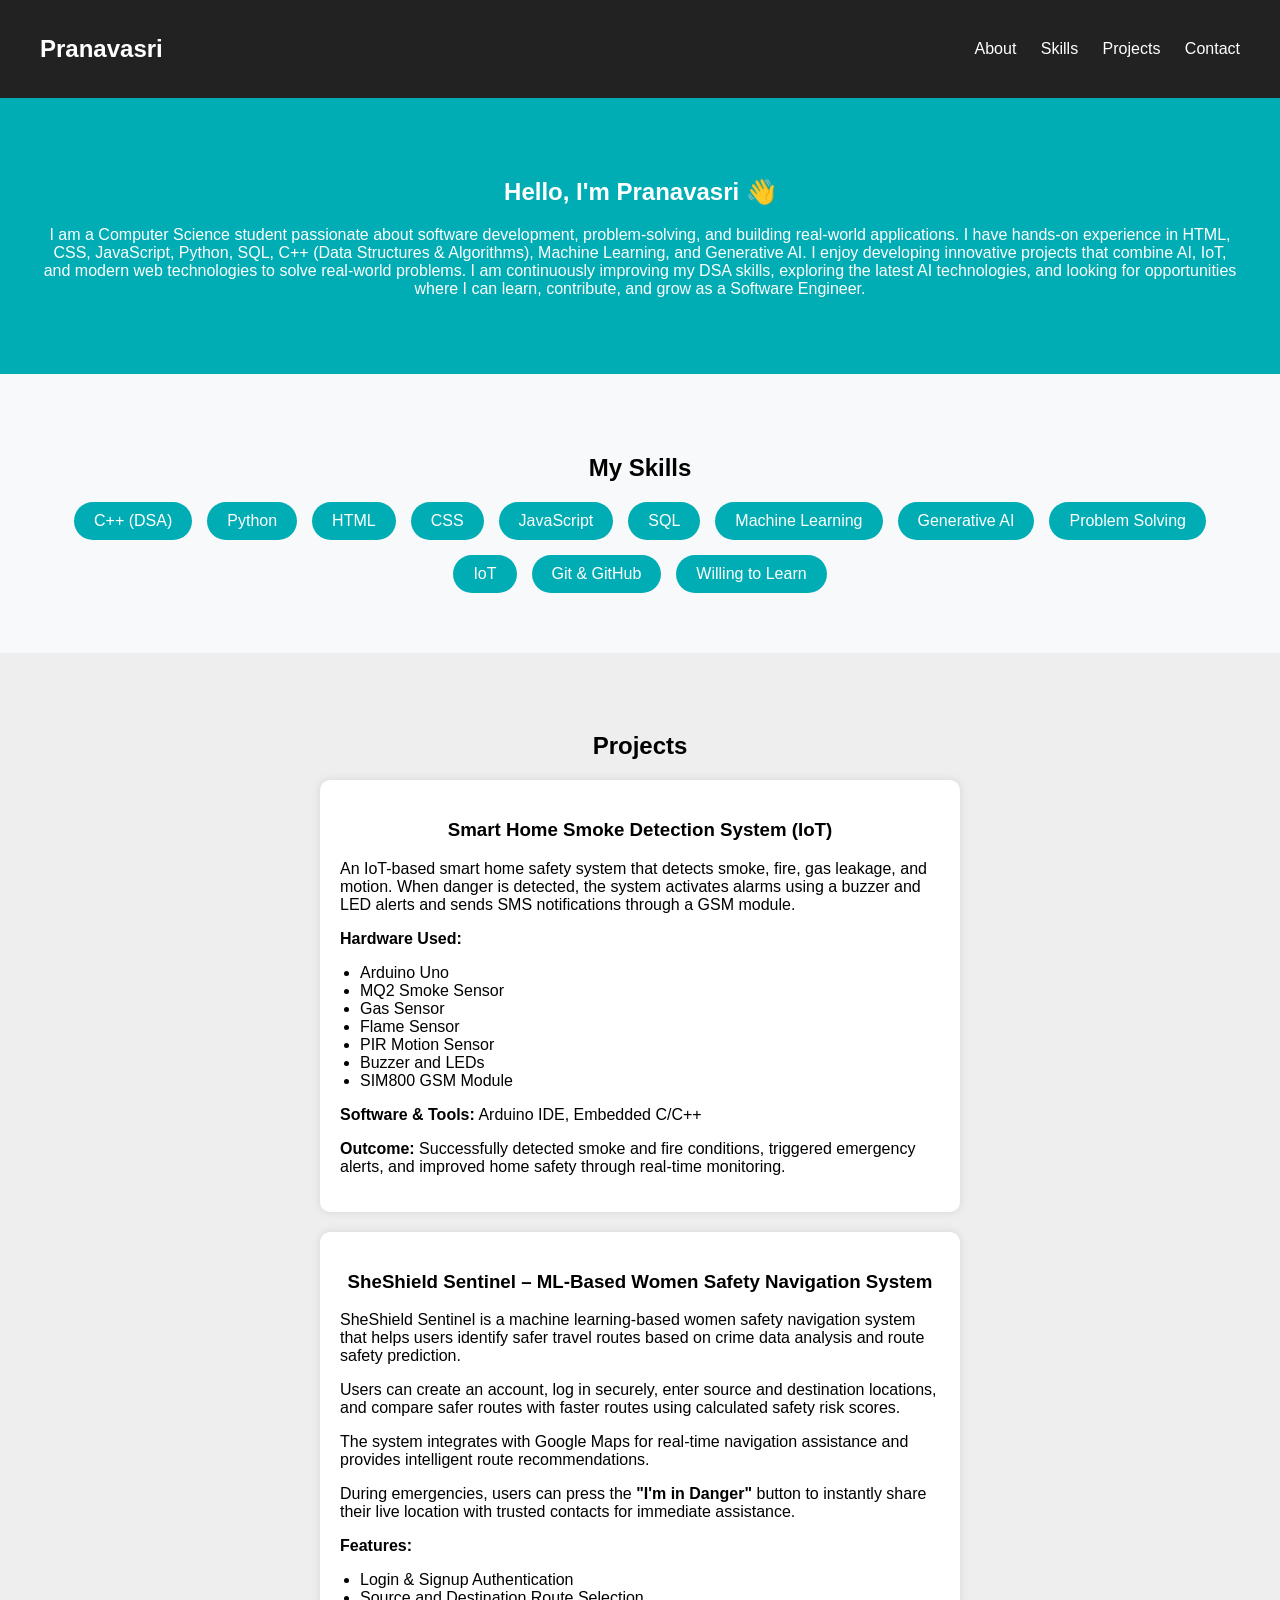
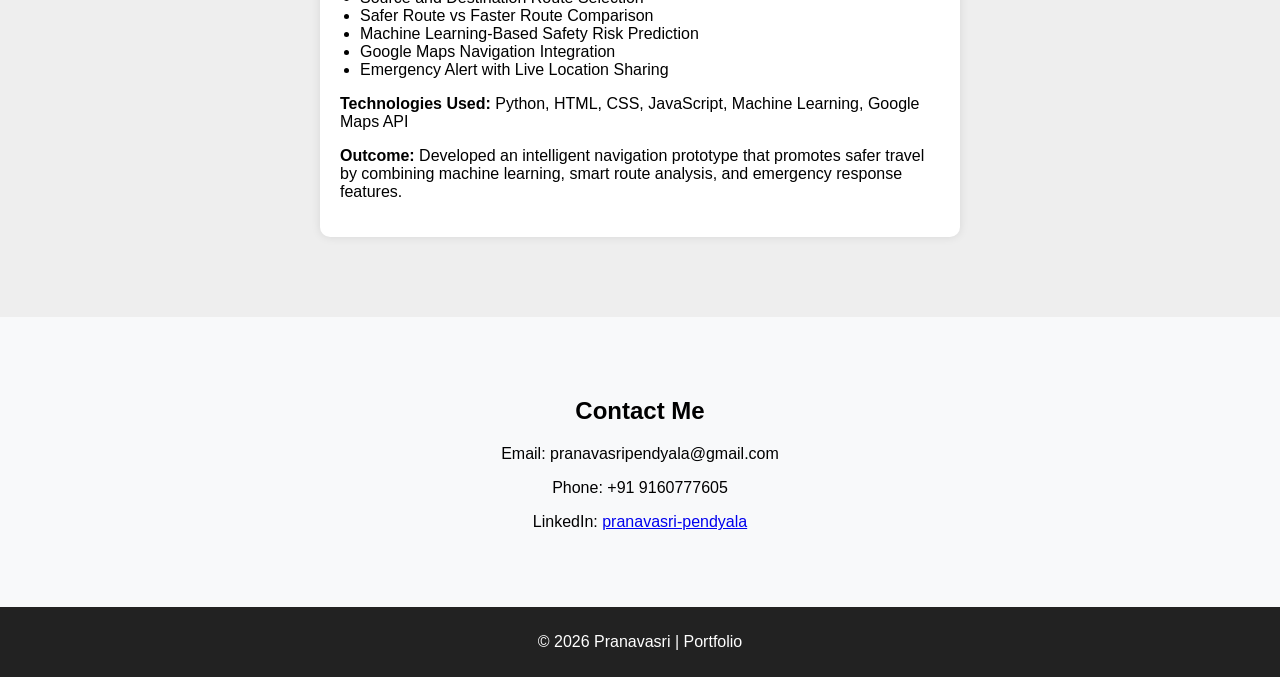
<file: index.html>
<!DOCTYPE html>
<html lang="en">
<head>
    <meta charset="UTF-8">
    <meta name="viewport" content="width=device-width, initial-scale=1.0">
    <title>Pranavasri | Portfolio</title>
    <link rel="stylesheet" href="style.css">
</head>

<body>

    <!-- NAVBAR -->
    <div class="navbar">
        <h2>Pranavasri</h2>

        <div>
            <a href="#about">About</a>
            <a href="#skills">Skills</a>
            <a href="#projects">Projects</a>
            <a href="#contact">Contact</a>
        </div>
    </div>

    <!-- ABOUT -->
    <section id="about" class="section about">

        <h1>Hello, I'm Pranavasri 👋</h1>

        <p>
            I am a Computer Science student passionate about software development,
            problem-solving, and building real-world applications. I have hands-on
            experience in HTML, CSS, JavaScript, Python, SQL, C++ (Data Structures & Algorithms),
            Machine Learning, and Generative AI. I enjoy developing innovative projects
            that combine AI, IoT, and modern web technologies to solve real-world
            problems. I am continuously improving my DSA skills, exploring the latest
            AI technologies, and looking for opportunities where I can learn, contribute,
            and grow as a Software Engineer.
        </p>

    </section>

    <!-- SKILLS -->
    <section id="skills" class="section">

        <h2>My Skills</h2>

        <div class="skills-box">

            <div class="skill">C++ (DSA)</div>
            <div class="skill">Python</div>
            <div class="skill">HTML</div>
            <div class="skill">CSS</div>
            <div class="skill">JavaScript</div>
            <div class="skill">SQL</div>
            <div class="skill">Machine Learning</div>
            <div class="skill">Generative AI</div>
            <div class="skill">Problem Solving</div>
            <div class="skill">IoT</div>
            <div class="skill">Git & GitHub</div>
            <div class="skill">Willing to Learn</div>

        </div>

    </section>

    <!-- PROJECTS -->
    <section id="projects" class="section gray">

        <h2>Projects</h2>

        <!-- PROJECT 1 -->
        <div class="project-card">

            <h3>Smart Home Smoke Detection System (IoT)</h3>

            <p>
                An IoT-based smart home safety system that detects smoke,
                fire, gas leakage, and motion. When danger is detected,
                the system activates alarms using a buzzer and LED alerts
                and sends SMS notifications through a GSM module.
            </p>

            <p><b>Hardware Used:</b></p>

            <ul>
                <li>Arduino Uno</li>
                <li>MQ2 Smoke Sensor</li>
                <li>Gas Sensor</li>
                <li>Flame Sensor</li>
                <li>PIR Motion Sensor</li>
                <li>Buzzer and LEDs</li>
                <li>SIM800 GSM Module</li>
            </ul>

            <p><b>Software & Tools:</b> Arduino IDE, Embedded C/C++</p>

            <p>
                <b>Outcome:</b>
                Successfully detected smoke and fire conditions,
                triggered emergency alerts, and improved home safety
                through real-time monitoring.
            </p>

        </div>

        <!-- PROJECT 2 -->
        <div class="project-card">

            <h3>SheShield Sentinel – ML-Based Women Safety Navigation System</h3>

            <p>
                SheShield Sentinel is a machine learning-based women safety
                navigation system that helps users identify safer travel routes
                based on crime data analysis and route safety prediction.
            </p>

            <p>
                Users can create an account, log in securely, enter source
                and destination locations, and compare safer routes with
                faster routes using calculated safety risk scores.
            </p>

            <p>
                The system integrates with Google Maps for real-time navigation
                assistance and provides intelligent route recommendations.
            </p>

            <p>
                During emergencies, users can press the
                <b>"I'm in Danger"</b> button to instantly share their
                live location with trusted contacts for immediate assistance.
            </p>

            <p><b>Features:</b></p>

            <ul>
                <li>Login & Signup Authentication</li>
                <li>Source and Destination Route Selection</li>
                <li>Safer Route vs Faster Route Comparison</li>
                <li>Machine Learning-Based Safety Risk Prediction</li>
                <li>Google Maps Navigation Integration</li>
                <li>Emergency Alert with Live Location Sharing</li>
            </ul>

            <p>
                <b>Technologies Used:</b>
                Python, HTML, CSS, JavaScript,
                Machine Learning, Google Maps API
            </p>

            <p>
                <b>Outcome:</b>
                Developed an intelligent navigation prototype that promotes
                safer travel by combining machine learning, smart route
                analysis, and emergency response features.
            </p>

        </div>

    </section>

    <!-- CONTACT -->
    <section id="contact" class="section">

        <h2>Contact Me</h2>

        <p>Email: pranavasripendyala@gmail.com</p>

        <p>Phone: +91 9160777605</p>

        <p>
            LinkedIn:
            <a href="https://www.linkedin.com/in/pranavasri-pendyala" target="_blank">
                pranavasri-pendyala
            </a>
        </p>

    </section>

    <!-- FOOTER -->
    <div class="footer">

        <p>© 2026 Pranavasri | Portfolio</p>

    </div>

</body>
</html>
</file>
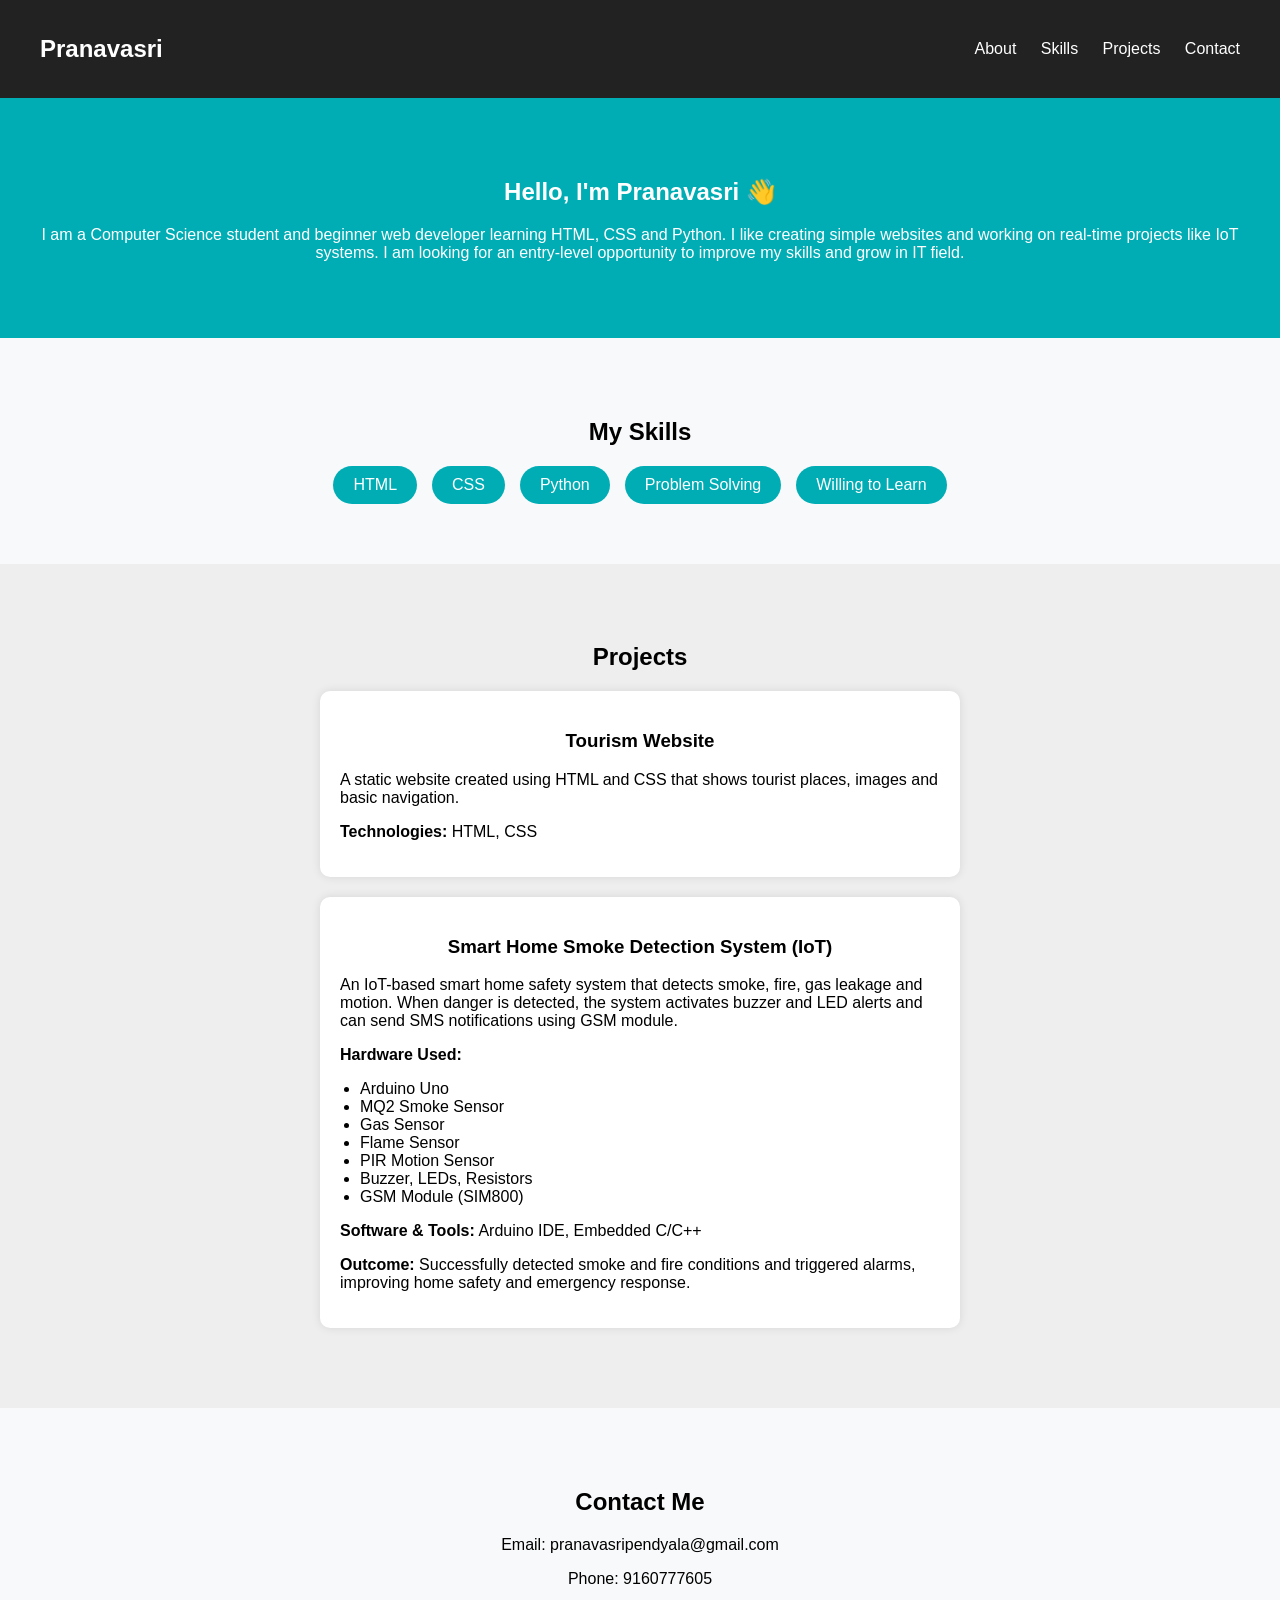
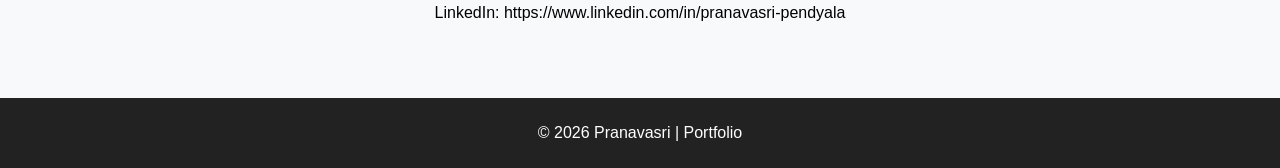
<file: portfolio.html>
<!DOCTYPE html>
<html lang="en">
<head>
    <meta charset="UTF-8">
    <title>Pranavasri | Portfolio</title>
    <link rel="stylesheet" href="style.css">
</head>
<body>

    <!-- NAVBAR -->
    <div class="navbar">
        <h2>Pranavasri</h2>
        <div>
            <a href="#about">About</a>
            <a href="#skills">Skills</a>
            <a href="#projects">Projects</a>
            <a href="#contact">Contact</a>
        </div>
    </div>

    <!-- ABOUT -->
    <section id="about" class="section about">
        <h1>Hello, I'm Pranavasri 👋</h1>
        <p>
            I am a Computer Science student and beginner web developer learning HTML, CSS and Python.
            I like creating simple websites and working on real-time projects like IoT systems.
            I am looking for an entry-level opportunity to improve my skills and grow in IT field.
        </p>
    </section>

    <!-- SKILLS -->
    <section id="skills" class="section">
        <h2>My Skills</h2>
        <div class="skills-box">
            <div class="skill">HTML</div>
            <div class="skill">CSS</div>
            <div class="skill">Python</div>
            <div class="skill">Problem Solving</div>
            <div class="skill">Willing to Learn</div>
        </div>
    </section>

    <!-- PROJECTS -->
    <section id="projects" class="section gray">
        <h2>Projects</h2>

        <!-- WEB PROJECT -->
        <div class="project-card">
            <h3>Tourism Website</h3>
            <p>
                A static website created using HTML and CSS that shows tourist places,
                images and basic navigation.
            </p>
            <p><b>Technologies:</b> HTML, CSS</p>
        </div>

        <!-- IOT PROJECT -->
        <div class="project-card">
            <h3>Smart Home Smoke Detection System (IoT)</h3>
            <p>
                An IoT-based smart home safety system that detects smoke, fire, gas leakage and motion.
                When danger is detected, the system activates buzzer and LED alerts and can send SMS
                notifications using GSM module.
            </p>

            <p><b>Hardware Used:</b></p>
            <ul>
                <li>Arduino Uno</li>
                <li>MQ2 Smoke Sensor</li>
                <li>Gas Sensor</li>
                <li>Flame Sensor</li>
                <li>PIR Motion Sensor</li>
                <li>Buzzer, LEDs, Resistors</li>
                <li>GSM Module (SIM800)</li>
            </ul>

            <p><b>Software & Tools:</b> Arduino IDE, Embedded C/C++</p>

            <p>
                <b>Outcome:</b> Successfully detected smoke and fire conditions and triggered alarms,
                improving home safety and emergency response.
            </p>
        </div>

    </section>

    <!-- CONTACT -->
    <section id="contact" class="section">
        <h2>Contact Me</h2>
        <p>Email: pranavasripendyala@gmail.com</p>
        <p>Phone: 9160777605</p>
        <p>LinkedIn:  https://www.linkedin.com/in/pranavasri-pendyala</p>
    </section>

    <!-- FOOTER -->
    <div class="footer">
        <p>© 2026 Pranavasri | Portfolio</p>
    </div>

</body>
</html>
</file>
<file: style.css>
body {
    margin: 0;
    font-family: Arial, sans-serif;
    background: #f8f9fa;
}

/* NAVBAR */
.navbar {
    background: #222;
    color: white;
    padding: 15px 40px;
    display: flex;
    justify-content: space-between;
    align-items: center;
}

.navbar a {
    color: white;
    text-decoration: none;
    margin-left: 20px;
}

.navbar a:hover {
    color: #00adb5;
}

/* SECTIONS */
.section {
    padding: 60px 40px;
    text-align: center;
}

.about {
    background: #00adb5;
    color: white;
}

.gray {
    background: #eeeeee;
}

.section h2 {
    margin-bottom: 20px;
}

/* SKILLS */
.skills-box {
    display: flex;
    justify-content: center;
    flex-wrap: wrap;
    gap: 15px;
}

.skill {
    background: #00adb5;
    color: white;
    padding: 10px 20px;
    border-radius: 20px;
}

/* PROJECTS */
.project-card {
    background: white;
    padding: 20px;
    margin: 20px auto;
    max-width: 600px;
    border-radius: 10px;
    box-shadow: 0 0 10px rgba(0,0,0,0.1);
    text-align: left;
}

.project-card h3 {
    text-align: center;
}

.project-card ul {
    padding-left: 20px;
}

/* FOOTER */
.footer {
    background: #222;
    color: white;
    text-align: center;
    padding: 10px;
}
</file>
